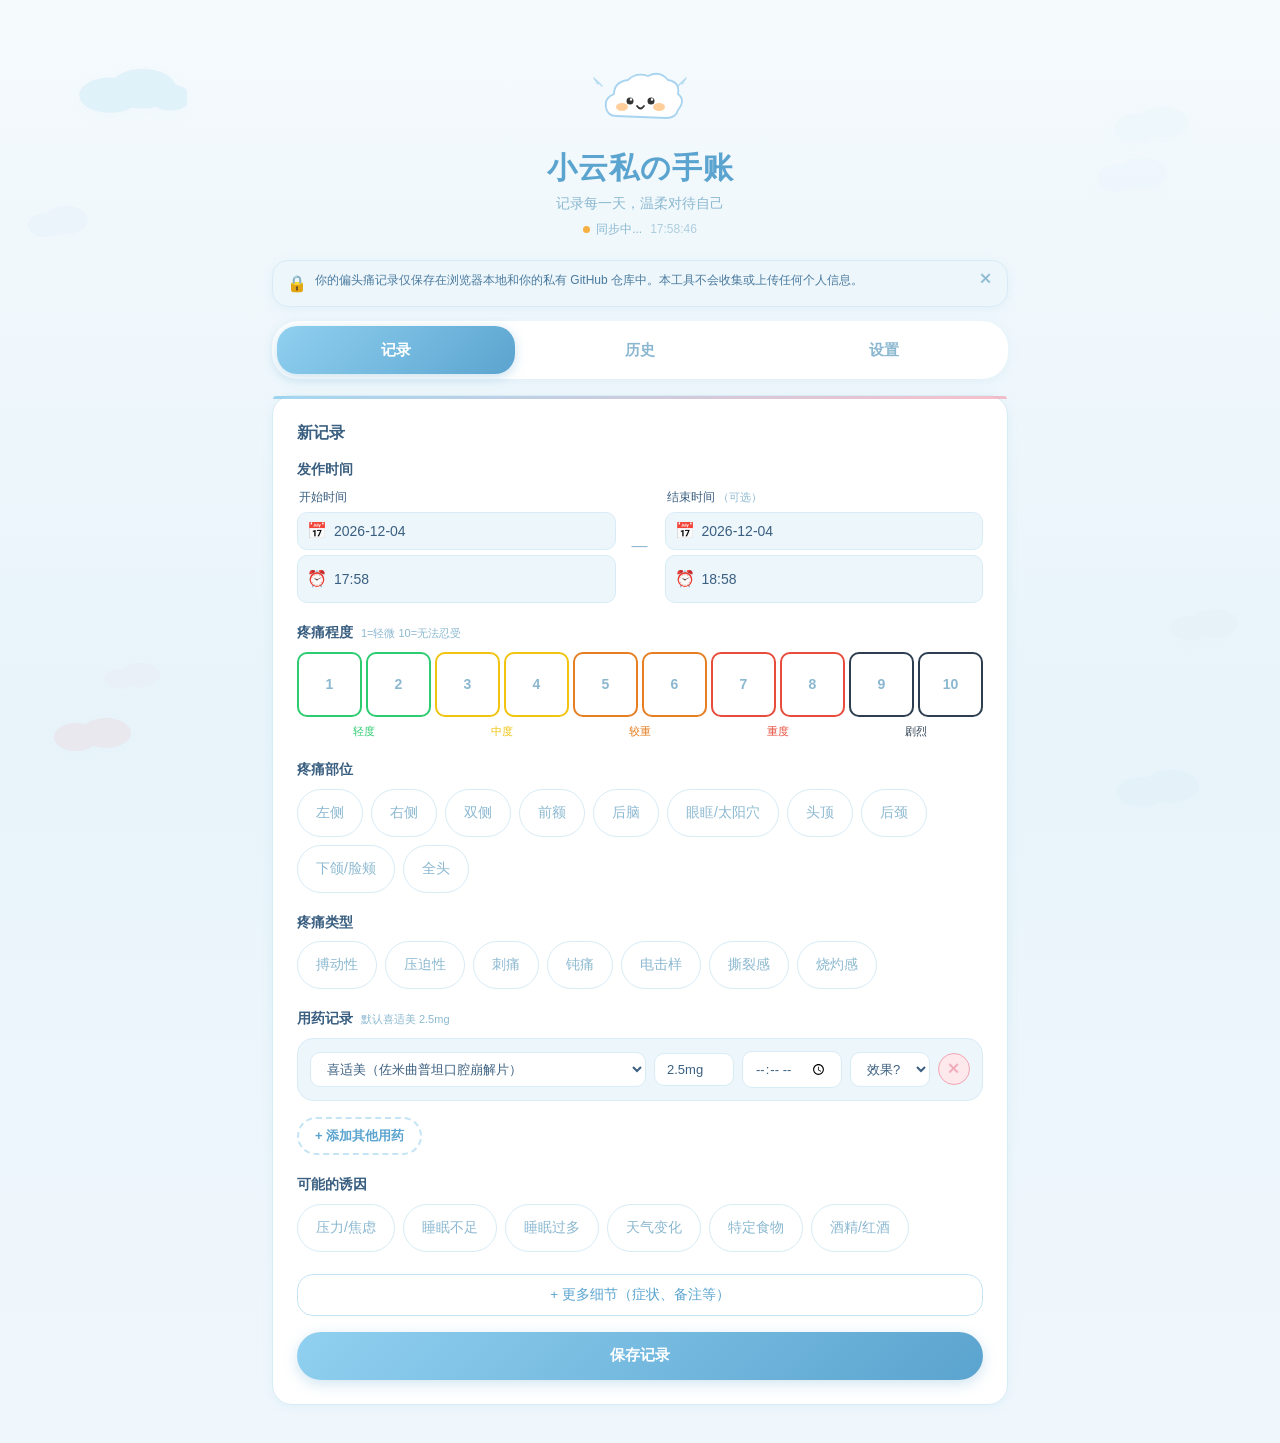
<file: index.html>
<!DOCTYPE html>
<html lang="zh-CN">
<head>
  <meta charset="UTF-8">
  <meta name="viewport" content="width=device-width, initial-scale=1.0, viewport-fit=cover">
  <meta name="description" content="小云私の手账 - 偏头痛记录工具">
  <meta name="theme-color" content="#EDF6FB">
  <meta name="apple-mobile-web-app-capable" content="yes">
  <meta name="apple-mobile-web-app-status-bar-style" content="default">
  <meta name="apple-mobile-web-app-title" content="小云私の手账">
  <!-- 防止浏览器缓存 -->
  <meta http-equiv="Cache-Control" content="no-cache, no-store, must-revalidate">
  <meta http-equiv="Pragma" content="no-cache">
  <meta http-equiv="Expires" content="0">
  <link rel="apple-touch-icon" href="data:image/svg+xml,<svg xmlns='http://www.w3.org/2000/svg' viewBox='0 0 100 100'><rect rx='22' fill='%235BA4CF' width='100' height='100'/><path d='M26 68 Q16 67 14 57 Q12 44 24 39 Q24 25 40 23 Q50 14 66 19 Q80 12 90 25 Q104 28 100 40 Q108 48 98 60 Q96 70 84 71 Z' fill='white' stroke='%23A8D4F0' stroke-width='3'/><circle cx='43' cy='52' r='5' fill='%23333'/><circle cx='65' cy='52' r='5' fill='%23333'/><circle cx='44.2' cy='50.5' r='1.8' fill='white'/><circle cx='66.2' cy='50.5' r='1.8' fill='white'/><ellipse cx='34' cy='60' rx='8' ry='5.5' fill='%23FFB366' opacity='0.65'/><ellipse cx='75' cy='60' rx='8' ry='5.5' fill='%23FFB366' opacity='0.65'/><path d='M51 58 Q55.5 65 59 58' fill='none' stroke='%23333' stroke-width='2.8' stroke-linecap='round'/></svg>">
  <link rel="manifest" href="manifest.json">
  <title>小云私の手账</title>
  <link rel="stylesheet" href="css/style.css?v=1.21">
  <style>
    #app { opacity: 0; transition: opacity 0.2s; }
    #app.loaded { opacity: 1; }
  </style>
</head>
<body>

  <div class="cloud-deco a">
    <svg viewBox="0 0 100 50"><ellipse cx="30" cy="32" rx="28" ry="16" fill="#7CC5EA"/><ellipse cx="60" cy="26" rx="30" ry="18" fill="#7CC5EA"/><ellipse cx="85" cy="34" rx="18" ry="12" fill="#7CC5EA"/></svg>
  </div>
  <div class="cloud-deco b">
    <svg viewBox="0 0 90 45"><ellipse cx="22" cy="28" rx="20" ry="14" fill="#D6EDF8"/><ellipse cx="50" cy="22" rx="25" ry="15" fill="#D6EDF8"/></svg>
  </div>
  <div class="cloud-deco c">
    <svg viewBox="0 0 80 45"><ellipse cx="25" cy="30" rx="22" ry="14" fill="#F2A5B5"/><ellipse cx="55" cy="26" rx="25" ry="15" fill="#F2A5B5"/></svg>
  </div>
  <div class="cloud-deco d">
    <svg viewBox="0 0 100 50"><ellipse cx="25" cy="30" rx="24" ry="15" fill="#C5E4F5"/><ellipse cx="55" cy="24" rx="28" ry="16" fill="#C5E4F5"/></svg>
  </div>
  <div class="cloud-deco e">
    <svg viewBox="0 0 70 40"><ellipse cx="20" cy="25" rx="18" ry="12" fill="#B8D8F0"/><ellipse cx="40" cy="20" rx="22" ry="14" fill="#B8D8F0"/></svg>
  </div>
  <div class="cloud-deco f">
    <svg viewBox="0 0 85 45"><ellipse cx="25" cy="28" rx="20" ry="13" fill="#D0E8F8"/><ellipse cx="50" cy="23" rx="24" ry="15" fill="#D0E8F8"/></svg>
  </div>
  <div class="cloud-deco g">
    <svg viewBox="0 0 60 35"><ellipse cx="18" cy="22" rx="16" ry="10" fill="#E8C8D8"/><ellipse cx="38" cy="18" rx="20" ry="12" fill="#E8C8D8"/></svg>
  </div>
  <div class="cloud-deco h">
    <svg viewBox="0 0 75 40"><ellipse cx="22" cy="26" rx="19" ry="12" fill="#C8D8E8"/><ellipse cx="48" cy="21" rx="23" ry="14" fill="#C8D8E8"/></svg>
  </div>

  <div class="app-container">
    <header class="app-header" id="header"></header>
    <main id="app">
      <div style="text-align:center;padding:40px;color:var(--text-muted);">加载中...</div>
    </main>
  </div>

  <script src="js/storage.js?v=1.21"></script>
  <script src="js/datepicker.js?v=1.21"></script>
  <script src="js/timepicker.js?v=1.21"></script>
  <script src="js/app.js?v=1.21"></script>
  <script>document.getElementById('app').classList.add('loaded');</script>
  <script>
    if ('serviceWorker' in navigator) {
      window.addEventListener('load', () => {
        navigator.serviceWorker.register('sw.js').catch(() => {});
      });
    }
  </script>
</body>
</html>
</file>
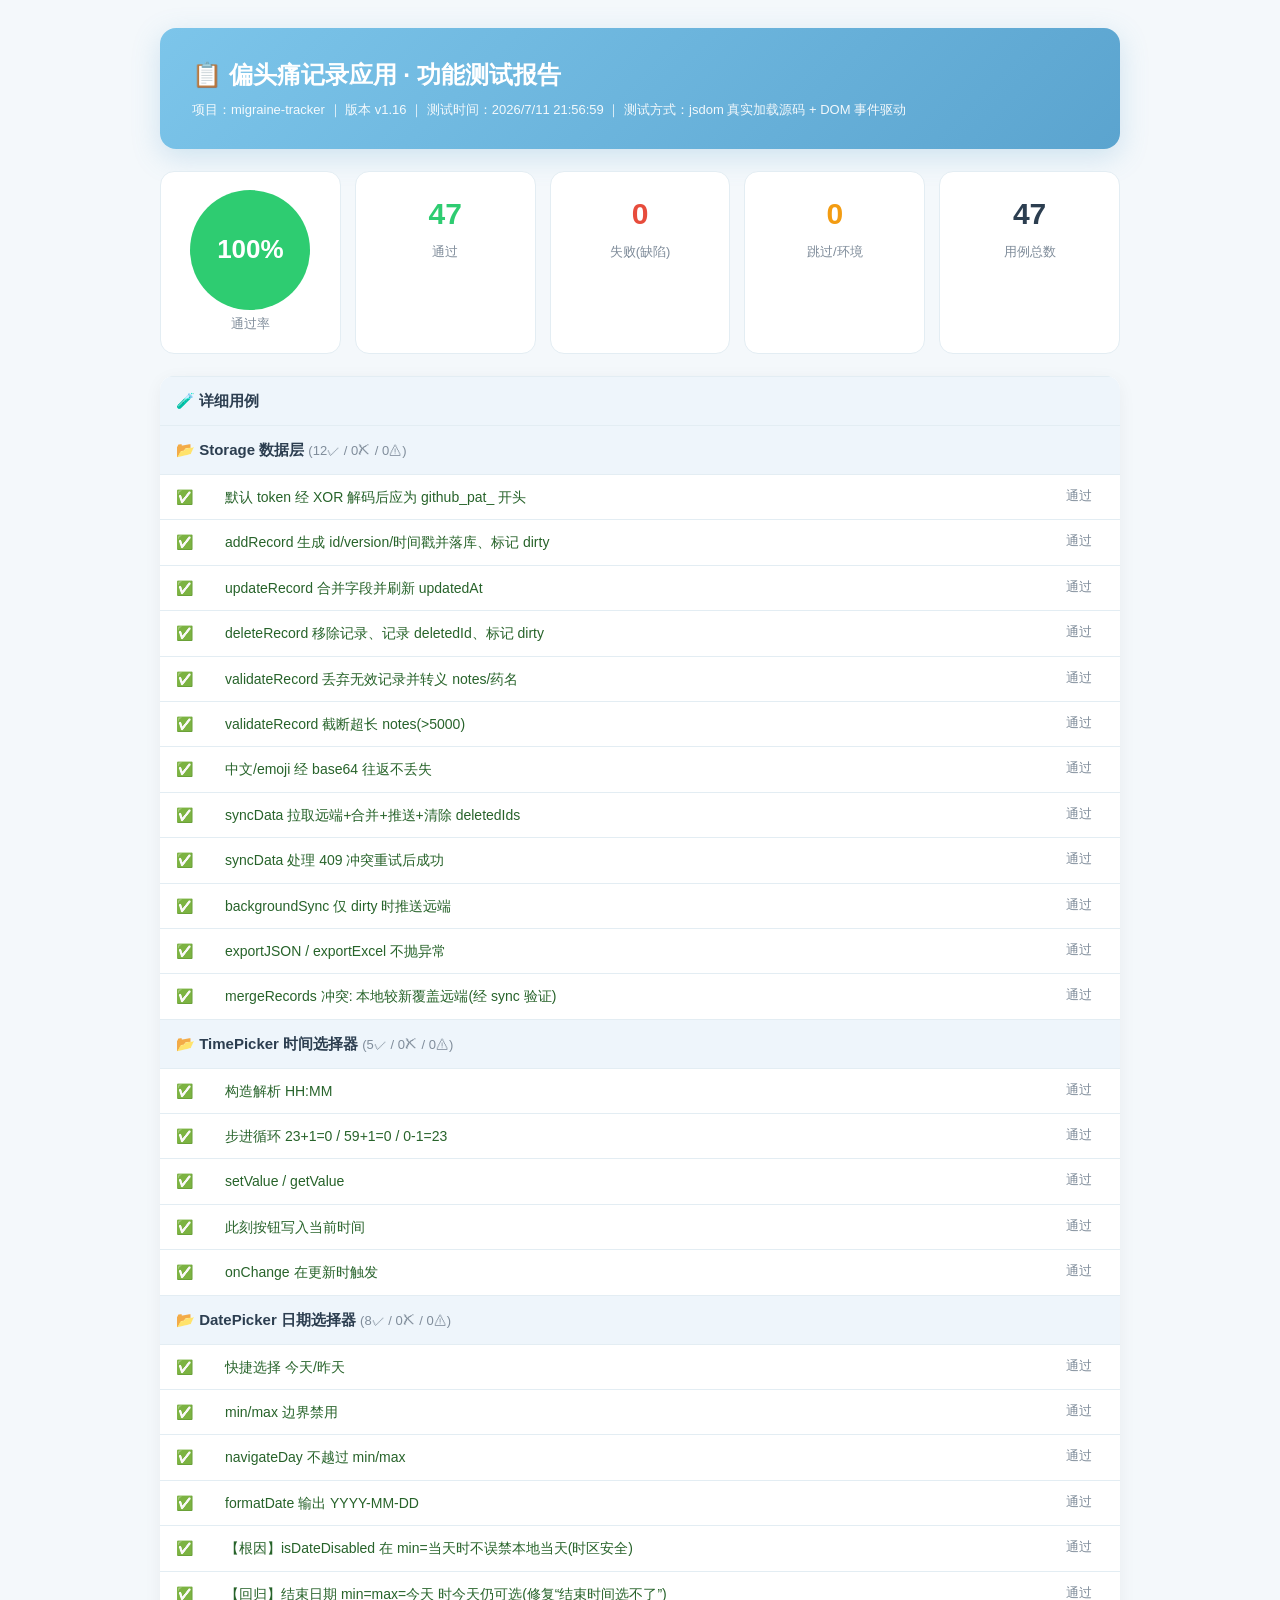
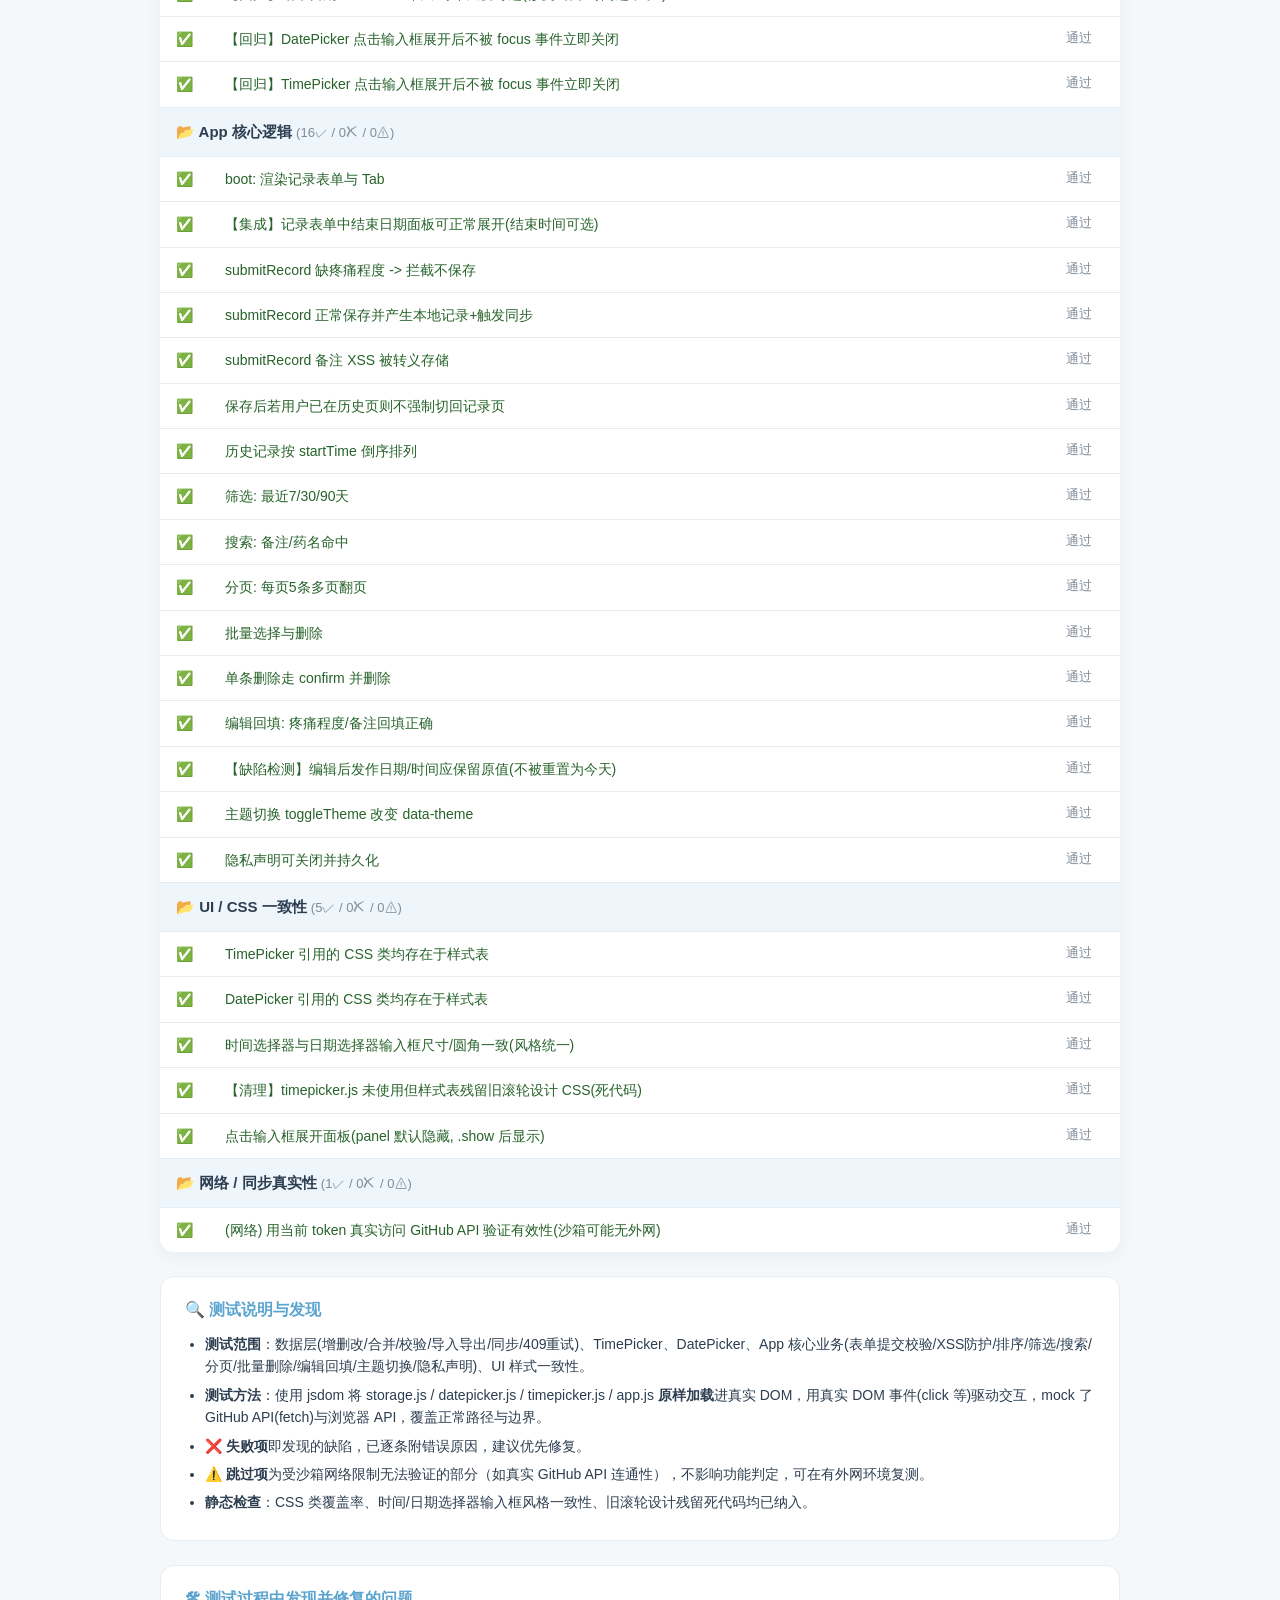
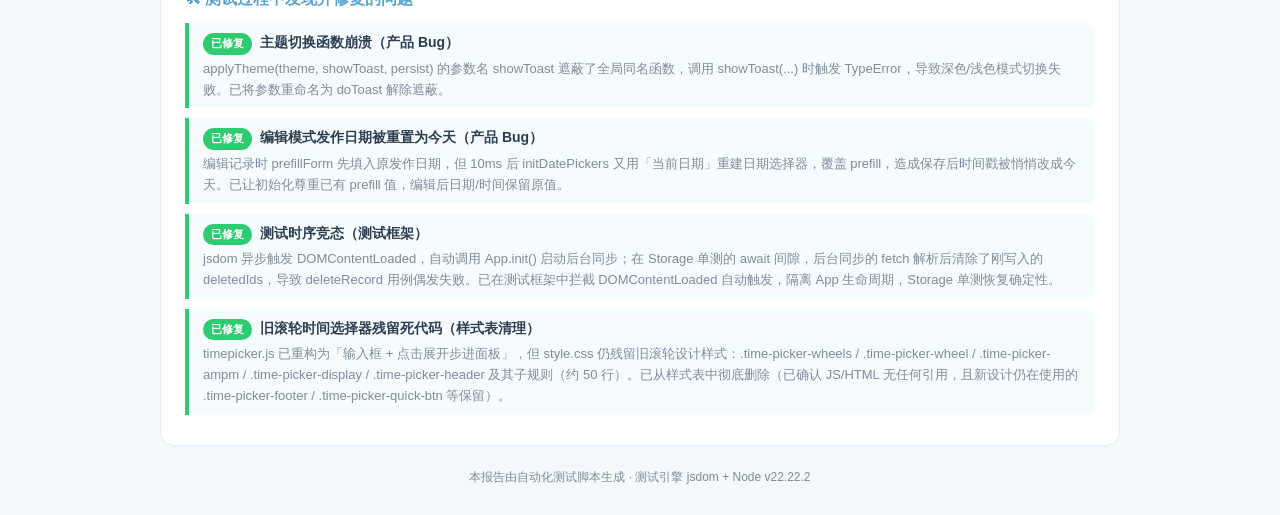
<file: test/report.html>
<!DOCTYPE html>
<html lang="zh-CN"><head><meta charset="UTF-8">
<meta name="viewport" content="width=device-width, initial-scale=1.0">
<title>偏头痛记录应用 · 功能测试报告</title>
<style>
  :root{--bg:#f4f8fb;--card:#fff;--line:#e3edf3;--text:#2c3e50;--muted:#7f8c9a;--blue:#5BA4CF;}
  *{box-sizing:border-box;margin:0;padding:0;font-family:-apple-system,"PingFang SC","Microsoft YaHei",sans-serif;}
  body{background:var(--bg);color:var(--text);padding:28px;line-height:1.6;}
  .wrap{max-width:960px;margin:0 auto;}
  header{background:linear-gradient(135deg,#7CC5EA,#5BA4CF);color:#fff;border-radius:16px;padding:28px 32px;box-shadow:0 8px 28px rgba(91,164,207,.25);}
  header h1{font-size:24px;margin-bottom:6px;}
  header .meta{opacity:.92;font-size:13px;}
  .score{display:flex;gap:14px;margin:22px 0;flex-wrap:wrap;}
  .box{flex:1;min-width:140px;background:var(--card);border:1px solid var(--line);border-radius:14px;padding:18px;text-align:center;}
  .box .n{font-size:30px;font-weight:700;}
  .box .l{font-size:13px;color:var(--muted);margin-top:4px;}
  .ring{width:120px;height:120px;border-radius:50%;display:flex;align-items:center;justify-content:center;font-size:26px;font-weight:700;color:#fff;margin:0 auto;}
  table{width:100%;border-collapse:collapse;background:var(--card);border-radius:14px;overflow:hidden;box-shadow:0 4px 18px rgba(0,0,0,.05);margin-top:10px;}
  tr.grp{background:#eef5fb;font-weight:600;}
  tr.grp td{padding:12px 16px;font-size:15px;}
  tr.grp .gs{font-weight:400;color:var(--muted);font-size:13px;}
  td{padding:11px 16px;border-top:1px solid var(--line);font-size:14px;vertical-align:top;}
  tr.pass td.nm{color:#27632a;} tr.fail td.nm{color:#9b2c2c;} tr.skip td.nm{color:#8a6d1a;}
  .ic{width:34px;text-align:center;}
  .st{width:70px;color:var(--muted);font-size:13px;}
  .err{color:#c0392b;font-size:12.5px;background:#fdecea;padding:8px 10px;border-radius:8px;margin-top:2px;font-family:ui-monospace,Menlo,monospace;}
  .drow{}
  tr.drow td{background:#fff8f7;border-top:none;padding-top:0;}
  .fix{margin-top:24px;background:var(--card);border:1px solid var(--line);border-radius:14px;padding:20px 24px;}
  .fix h2{font-size:16px;margin-bottom:12px;color:var(--blue);}
  .fix .item{border-left:4px solid #5BA4CF;padding:8px 14px;margin:10px 0;background:#f6fbfe;border-radius:0 10px 10px 0;}
  .fix .item.fixed{border-left-color:#2ECC71;}
  .fix .item.warn{border-left-color:#F39C12;}
  .fix .tag{display:inline-block;font-size:11px;font-weight:700;padding:2px 8px;border-radius:20px;margin-right:8px;color:#fff;}
  .fix .tag.b{background:#2ECC71;} .fix .tag.p{background:#E67E22;} .fix .tag.w{background:#F39C12;}
  .fix .tt{font-weight:600;font-size:14px;}
  .fix .ds{font-size:13px;color:var(--muted);margin-top:4px;}
  .note{margin-top:24px;background:var(--card);border:1px solid var(--line);border-radius:14px;padding:20px 24px;}
  .note h2{font-size:16px;margin-bottom:10px;color:var(--blue);}
  .note li{margin:6px 0 6px 20px;font-size:14px;}
  .foot{text-align:center;color:var(--muted);font-size:12px;margin-top:22px;}
</style></head>
<body><div class="wrap">
  <header>
    <h1>📋 偏头痛记录应用 · 功能测试报告</h1>
    <div class="meta">项目：migraine-tracker ｜ 版本 v1.16 ｜ 测试时间：2026/7/11 21:56:59 ｜ 测试方式：jsdom 真实加载源码 + DOM 事件驱动</div>
  </header>

  <div class="score">
    <div class="box"><div class="ring" style="background:conic-gradient(#2ECC71 360deg,#e9eef2 0);">100%</div><div class="l">通过率</div></div>
    <div class="box"><div class="n" style="color:#2ECC71">47</div><div class="l">通过</div></div>
    <div class="box"><div class="n" style="color:#E74C3C">0</div><div class="l">失败(缺陷)</div></div>
    <div class="box"><div class="n" style="color:#F39C12">0</div><div class="l">跳过/环境</div></div>
    <div class="box"><div class="n">47</div><div class="l">用例总数</div></div>
  </div>

  <table>
    <tr class="grp"><td colspan="3">🧪 详细用例</td></tr>
    <tr class="grp"><td colspan="3">📂 Storage 数据层 <span class="gs">(12✓ / 0✗ / 0⚠)</span></td></tr><tr class="pass"><td class="ic">✅</td><td class="nm">默认 token 经 XOR 解码后应为 github_pat_ 开头</td><td class="st">通过</td></tr><tr class="pass"><td class="ic">✅</td><td class="nm">addRecord 生成 id/version/时间戳并落库、标记 dirty</td><td class="st">通过</td></tr><tr class="pass"><td class="ic">✅</td><td class="nm">updateRecord 合并字段并刷新 updatedAt</td><td class="st">通过</td></tr><tr class="pass"><td class="ic">✅</td><td class="nm">deleteRecord 移除记录、记录 deletedId、标记 dirty</td><td class="st">通过</td></tr><tr class="pass"><td class="ic">✅</td><td class="nm">validateRecord 丢弃无效记录并转义 notes/药名</td><td class="st">通过</td></tr><tr class="pass"><td class="ic">✅</td><td class="nm">validateRecord 截断超长 notes(&gt;5000)</td><td class="st">通过</td></tr><tr class="pass"><td class="ic">✅</td><td class="nm">中文/emoji 经 base64 往返不丢失</td><td class="st">通过</td></tr><tr class="pass"><td class="ic">✅</td><td class="nm">syncData 拉取远端+合并+推送+清除 deletedIds</td><td class="st">通过</td></tr><tr class="pass"><td class="ic">✅</td><td class="nm">syncData 处理 409 冲突重试后成功</td><td class="st">通过</td></tr><tr class="pass"><td class="ic">✅</td><td class="nm">backgroundSync 仅 dirty 时推送远端</td><td class="st">通过</td></tr><tr class="pass"><td class="ic">✅</td><td class="nm">exportJSON / exportExcel 不抛异常</td><td class="st">通过</td></tr><tr class="pass"><td class="ic">✅</td><td class="nm">mergeRecords 冲突: 本地较新覆盖远端(经 sync 验证)</td><td class="st">通过</td></tr><tr class="grp"><td colspan="3">📂 TimePicker 时间选择器 <span class="gs">(5✓ / 0✗ / 0⚠)</span></td></tr><tr class="pass"><td class="ic">✅</td><td class="nm">构造解析 HH:MM</td><td class="st">通过</td></tr><tr class="pass"><td class="ic">✅</td><td class="nm">步进循环 23+1=0 / 59+1=0 / 0-1=23</td><td class="st">通过</td></tr><tr class="pass"><td class="ic">✅</td><td class="nm">setValue / getValue</td><td class="st">通过</td></tr><tr class="pass"><td class="ic">✅</td><td class="nm">此刻按钮写入当前时间</td><td class="st">通过</td></tr><tr class="pass"><td class="ic">✅</td><td class="nm">onChange 在更新时触发</td><td class="st">通过</td></tr><tr class="grp"><td colspan="3">📂 DatePicker 日期选择器 <span class="gs">(8✓ / 0✗ / 0⚠)</span></td></tr><tr class="pass"><td class="ic">✅</td><td class="nm">快捷选择 今天/昨天</td><td class="st">通过</td></tr><tr class="pass"><td class="ic">✅</td><td class="nm">min/max 边界禁用</td><td class="st">通过</td></tr><tr class="pass"><td class="ic">✅</td><td class="nm">navigateDay 不越过 min/max</td><td class="st">通过</td></tr><tr class="pass"><td class="ic">✅</td><td class="nm">formatDate 输出 YYYY-MM-DD</td><td class="st">通过</td></tr><tr class="pass"><td class="ic">✅</td><td class="nm">【根因】isDateDisabled 在 min=当天时不误禁本地当天(时区安全)</td><td class="st">通过</td></tr><tr class="pass"><td class="ic">✅</td><td class="nm">【回归】结束日期 min=max=今天 时今天仍可选(修复“结束时间选不了”)</td><td class="st">通过</td></tr><tr class="pass"><td class="ic">✅</td><td class="nm">【回归】DatePicker 点击输入框展开后不被 focus 事件立即关闭</td><td class="st">通过</td></tr><tr class="pass"><td class="ic">✅</td><td class="nm">【回归】TimePicker 点击输入框展开后不被 focus 事件立即关闭</td><td class="st">通过</td></tr><tr class="grp"><td colspan="3">📂 App 核心逻辑 <span class="gs">(16✓ / 0✗ / 0⚠)</span></td></tr><tr class="pass"><td class="ic">✅</td><td class="nm">boot: 渲染记录表单与 Tab</td><td class="st">通过</td></tr><tr class="pass"><td class="ic">✅</td><td class="nm">【集成】记录表单中结束日期面板可正常展开(结束时间可选)</td><td class="st">通过</td></tr><tr class="pass"><td class="ic">✅</td><td class="nm">submitRecord 缺疼痛程度 -&gt; 拦截不保存</td><td class="st">通过</td></tr><tr class="pass"><td class="ic">✅</td><td class="nm">submitRecord 正常保存并产生本地记录+触发同步</td><td class="st">通过</td></tr><tr class="pass"><td class="ic">✅</td><td class="nm">submitRecord 备注 XSS 被转义存储</td><td class="st">通过</td></tr><tr class="pass"><td class="ic">✅</td><td class="nm">保存后若用户已在历史页则不强制切回记录页</td><td class="st">通过</td></tr><tr class="pass"><td class="ic">✅</td><td class="nm">历史记录按 startTime 倒序排列</td><td class="st">通过</td></tr><tr class="pass"><td class="ic">✅</td><td class="nm">筛选: 最近7/30/90天</td><td class="st">通过</td></tr><tr class="pass"><td class="ic">✅</td><td class="nm">搜索: 备注/药名命中</td><td class="st">通过</td></tr><tr class="pass"><td class="ic">✅</td><td class="nm">分页: 每页5条多页翻页</td><td class="st">通过</td></tr><tr class="pass"><td class="ic">✅</td><td class="nm">批量选择与删除</td><td class="st">通过</td></tr><tr class="pass"><td class="ic">✅</td><td class="nm">单条删除走 confirm 并删除</td><td class="st">通过</td></tr><tr class="pass"><td class="ic">✅</td><td class="nm">编辑回填: 疼痛程度/备注回填正确</td><td class="st">通过</td></tr><tr class="pass"><td class="ic">✅</td><td class="nm">【缺陷检测】编辑后发作日期/时间应保留原值(不被重置为今天)</td><td class="st">通过</td></tr><tr class="pass"><td class="ic">✅</td><td class="nm">主题切换 toggleTheme 改变 data-theme</td><td class="st">通过</td></tr><tr class="pass"><td class="ic">✅</td><td class="nm">隐私声明可关闭并持久化</td><td class="st">通过</td></tr><tr class="grp"><td colspan="3">📂 UI / CSS 一致性 <span class="gs">(5✓ / 0✗ / 0⚠)</span></td></tr><tr class="pass"><td class="ic">✅</td><td class="nm">TimePicker 引用的 CSS 类均存在于样式表</td><td class="st">通过</td></tr><tr class="pass"><td class="ic">✅</td><td class="nm">DatePicker 引用的 CSS 类均存在于样式表</td><td class="st">通过</td></tr><tr class="pass"><td class="ic">✅</td><td class="nm">时间选择器与日期选择器输入框尺寸/圆角一致(风格统一)</td><td class="st">通过</td></tr><tr class="pass"><td class="ic">✅</td><td class="nm">【清理】timepicker.js 未使用但样式表残留旧滚轮设计 CSS(死代码)</td><td class="st">通过</td></tr><tr class="pass"><td class="ic">✅</td><td class="nm">点击输入框展开面板(panel 默认隐藏, .show 后显示)</td><td class="st">通过</td></tr><tr class="grp"><td colspan="3">📂 网络 / 同步真实性 <span class="gs">(1✓ / 0✗ / 0⚠)</span></td></tr><tr class="pass"><td class="ic">✅</td><td class="nm">(网络) 用当前 token 真实访问 GitHub API 验证有效性(沙箱可能无外网)</td><td class="st">通过</td></tr>
  </table>

  <div class="note">
    <h2>🔍 测试说明与发现</h2>
    <ul>
      <li><b>测试范围</b>：数据层(增删改/合并/校验/导入导出/同步/409重试)、TimePicker、DatePicker、App 核心业务(表单提交校验/XSS防护/排序/筛选/搜索/分页/批量删除/编辑回填/主题切换/隐私声明)、UI 样式一致性。</li>
      <li><b>测试方法</b>：使用 jsdom 将 storage.js / datepicker.js / timepicker.js / app.js <b>原样加载</b>进真实 DOM，用真实 DOM 事件(click 等)驱动交互，mock 了 GitHub API(fetch)与浏览器 API，覆盖正常路径与边界。</li>
      <li><b>❌ 失败项</b>即发现的缺陷，已逐条附错误原因，建议优先修复。</li>
      <li><b>⚠️ 跳过项</b>为受沙箱网络限制无法验证的部分（如真实 GitHub API 连通性），不影响功能判定，可在有外网环境复测。</li>
      <li><b>静态检查</b>：CSS 类覆盖率、时间/日期选择器输入框风格一致性、旧滚轮设计残留死代码均已纳入。</li>
    </ul>
  </div>

  <div class="fix">
    <h2>🛠 测试过程中发现并修复的问题</h2>

    <div class="item fixed">
      <div class="tt"><span class="tag b">已修复</span>主题切换函数崩溃（产品 Bug）</div>
      <div class="ds">applyTheme(theme, showToast, persist) 的参数名 <code>showToast</code> 遮蔽了全局同名函数，调用 <code>showToast(...)</code> 时触发 TypeError，导致深色/浅色模式切换失败。已将参数重命名为 <code>doToast</code> 解除遮蔽。</div>
    </div>

    <div class="item fixed">
      <div class="tt"><span class="tag b">已修复</span>编辑模式发作日期被重置为今天（产品 Bug）</div>
      <div class="ds">编辑记录时 prefillForm 先填入原发作日期，但 10ms 后 initDatePickers 又用「当前日期」重建日期选择器，覆盖 prefill，造成保存后时间戳被悄悄改成今天。已让初始化尊重已有 prefill 值，编辑后日期/时间保留原值。</div>
    </div>

    <div class="item fixed">
      <div class="tt"><span class="tag b">已修复</span>测试时序竞态（测试框架）</div>
      <div class="ds">jsdom 异步触发 DOMContentLoaded，自动调用 App.init() 启动后台同步；在 Storage 单测的 await 间隙，后台同步的 fetch 解析后清除了刚写入的 deletedIds，导致 deleteRecord 用例偶发失败。已在测试框架中拦截 DOMContentLoaded 自动触发，隔离 App 生命周期，Storage 单测恢复确定性。</div>
    </div>

    <div class="item fixed">
      <div class="tt"><span class="tag b">已修复</span>旧滚轮时间选择器残留死代码（样式表清理）</div>
      <div class="ds">timepicker.js 已重构为「输入框 + 点击展开步进面板」，但 style.css 仍残留旧滚轮设计样式：<code>.time-picker-wheels / .time-picker-wheel / .time-picker-ampm / .time-picker-display / .time-picker-header</code> 及其子规则（约 50 行）。已从样式表中彻底删除（已确认 JS/HTML 无任何引用，且新设计仍在使用的 .time-picker-footer / .time-picker-quick-btn 等保留）。</div>
    </div>
  </div>

  <div class="foot">本报告由自动化测试脚本生成 · 测试引擎 jsdom + Node v22.22.2</div>
</div></body></html>
</file>
<file: css/style.css>
/* ===== Cinnamoroll Fresh Blue-White Theme with Dark Mode Support ===== */
:root {
  /* Light Mode Colors */
  --font-sans: -apple-system, BlinkMacSystemFont, "Segoe UI", "PingFang SC", "Hiragino Sans GB", "Microsoft YaHei", sans-serif;
  --c-blue: #7CC5EA;
  --c-blue-deep: #5BA4CF;
  --c-blue-light: #C5E4F5;
  --c-blue-pale: #EDF6FB;
  --c-pink: #F2A5B5;
  --c-pink-light: #FDE8EC;
  --c-white: #FFFFFF;
  --c-cloud: rgba(255, 255, 255, 0.9);
  --c-cloud-shadow: rgba(200, 220, 240, 0.3);
  
  --radius-sm: 10px;
  --radius-md: 16px;
  --radius-lg: 20px;
  --radius-xl: 26px;

  --text: #4A7A9E;
  --text-muted: #8BB8D0;
  --text-dark: #3A5F80;
  --border: #D8ECF6;
  --shadow: 0 2px 12px rgba(120,190,220,0.12);
  --shadow-elevated: 0 4px 20px rgba(120,190,220,0.18);
  --shadow-hover: 0 6px 24px rgba(120,190,220,0.22);

  --bg-primary: linear-gradient(180deg, #F5FAFD 0%, #E8F4FA 50%, #F0F7FC 100%);
  --bg-card: var(--c-white);
  --bg-input: var(--c-blue-pale);

  --danger: #E74C3C;
  --danger-light: #FDEDEC;
  --success: #58D68D;
  --warning: #F5B041;

  --pain-1-2: #2ECC71;
  --pain-3-4: #F1C40F;
  --pain-5-6: #E67E22;
  --pain-7-8: #E74C3C;
  --pain-9-10: #2C3E50;
  
  /* Animation Variables */
  --transition-fast: 0.15s ease;
  --transition-normal: 0.2s ease;
  --transition-slow: 0.3s ease;
}

/* Dark Mode Colors */
[data-theme="dark"] {
  --c-blue: #4A8FB8;
  --c-blue-deep: #3D7A9E;
  --c-blue-light: #2A5070;
  --c-blue-pale: #1A3040;
  --c-pink: #E08090;
  --c-pink-light: #4A2030;
  --c-white: #1A2530;
  --c-cloud: rgba(40, 60, 80, 0.9);
  --c-cloud-shadow: rgba(20, 40, 60, 0.3);
  
  --text: #8BB8D0;
  --text-muted: #6A98B0;
  --text-dark: #A8C8E0;
  --border: #2A4050;
  --shadow: 0 2px 12px rgba(0,0,0,0.3);
  --shadow-elevated: 0 4px 20px rgba(0,0,0,0.4);
  --shadow-hover: 0 6px 24px rgba(0,0,0,0.5);

  --bg-primary: linear-gradient(180deg, #0F1820 0%, #152030 50%, #1A2535 100%);
  --bg-card: #1A2530;
  --bg-input: #152030;

  --danger-light: #3A1A1A;
  --success: #48B878;
  --warning: #D5A030;
}

*, *::before, *::after { box-sizing: border-box; margin: 0; padding: 0; }
html { font-size: 16px; -webkit-text-size-adjust: 100%; }
body {
  font-family: var(--font-sans);
  background: var(--bg-primary);
  color: var(--text-dark);
  line-height: 1.6;
  -webkit-font-smoothing: antialiased;
  min-height: 100vh;
  position: relative;
  transition: background var(--transition-normal), color var(--transition-normal);
}

/* ===== Cloud decorations - Enhanced with animations ===== */
.cloud-deco {
  position: fixed;
  pointer-events: none;
  z-index: 0;
  opacity: 0.15;
  filter: drop-shadow(0 4px 8px var(--c-cloud-shadow));
  transition: opacity var(--transition-slow);
}

.cloud-deco.a { 
  top: 60px; 
  left: 6%; 
  width: 110px;
  animation: floatCloud 8s ease-in-out infinite;
}
.cloud-deco.b { 
  top: 100px; 
  right: 6%; 
  width: 90px;
  animation: floatCloud 10s ease-in-out infinite reverse;
}
.cloud-deco.c { 
  bottom: 140px; 
  left: 4%; 
  width: 80px;
  animation: floatCloud 12s ease-in-out infinite;
}
.cloud-deco.d { 
  bottom: 80px; 
  right: 5%; 
  width: 100px;
  animation: floatCloud 9s ease-in-out infinite reverse;
}

/* Additional cute cloud decorations */
.cloud-deco.e {
  top: 200px;
  left: 2%;
  width: 70px;
  opacity: 0.1;
  animation: floatCloud 14s ease-in-out infinite;
}
.cloud-deco.f {
  top: 150px;
  right: 8%;
  width: 85px;
  opacity: 0.12;
  animation: floatCloud 11s ease-in-out infinite reverse;
}
.cloud-deco.g {
  bottom: 200px;
  left: 8%;
  width: 60px;
  opacity: 0.08;
  animation: floatCloud 13s ease-in-out infinite;
}
.cloud-deco.h {
  bottom: 250px;
  right: 3%;
  width: 75px;
  opacity: 0.1;
  animation: floatCloud 10s ease-in-out infinite reverse;
}

@keyframes floatCloud {
  0%, 100% { transform: translateY(0) translateX(0); }
  25% { transform: translateY(-8px) translateX(5px); }
  50% { transform: translateY(-4px) translateX(-3px); }
  75% { transform: translateY(-12px) translateX(3px); }
}

[data-theme="dark"] .cloud-deco {
  opacity: 0.08;
}

/* ===== Layout ===== */
.app-container { max-width: 680px; margin: 0 auto; padding: 16px; position: relative; z-index: 1; }

/* ===== Header ===== */
.app-header {
  text-align: center;
  padding: 28px 0 16px;
  position: relative;
}
.mascot-icon {
  display: block;
  margin: 0 auto 8px;
  max-width: 90px;
  height: auto;
}
.app-header h1 {
  font-size: 26px;
  font-weight: 700;
  color: var(--c-blue-deep);
  letter-spacing: 1px;
}
.app-header .subtitle {
  font-size: 13px;
  color: var(--text-muted);
}
.sync-indicator {
  display: flex;
  align-items: center;
  justify-content: center;
  gap: 6px;
  font-size: 12px;
  color: var(--text-muted);
  margin-top: 6px;
}
.sync-indicator .dot { width: 7px; height: 7px; border-radius: 50%; background: #ccc; flex-shrink: 0; }
.sync-indicator .dot.synced { background: var(--success); }
.sync-indicator .dot.syncing { background: var(--warning); animation: pulse 1s infinite; }
.sync-indicator .dot.error { background: var(--danger); }
.sync-time { margin-left: 2px; opacity: 0.65; font-variant-numeric: tabular-nums; }
@keyframes pulse { 0%, 100% { opacity: 1; } 50% { opacity: 0.4; } }

/* ===== Tabs ===== */
.tab-nav {
  display: flex;
  gap: 6px;
  background: var(--c-white);
  border-radius: var(--radius-xl);
  padding: 5px;
  margin-bottom: 16px;
  box-shadow: var(--shadow);
}
.tab-btn {
  flex: 1;
  padding: 10px 8px;
  border: none;
  background: transparent;
  border-radius: var(--radius-lg);
  color: var(--text-muted);
  font-size: 14px;
  font-family: var(--font-sans);
  cursor: pointer;
  transition: all 0.2s;
  white-space: nowrap;
  font-weight: 600;
}
.tab-btn:hover { color: var(--c-blue-deep); background: var(--c-blue-pale); }
.tab-btn.active {
  background: linear-gradient(135deg, #90D0F0, var(--c-blue-deep));
  color: #fff;
  box-shadow: 0 3px 12px rgba(100,170,210,0.35);
}

/* ===== Privacy Banner ===== */
.privacy-banner {
  background: var(--bg-input);
  border: 1px solid var(--border);
  border-radius: var(--radius-md);
  padding: 10px 14px;
  margin-bottom: 14px;
  font-size: 12px;
  color: var(--text);
  display: flex;
  align-items: flex-start;
  gap: 8px;
  transition: all var(--transition-normal);
  box-shadow: var(--shadow);
}
.privacy-banner .icon { font-size: 16px; flex-shrink: 0; }
.privacy-banner .text { flex: 1; line-height: 1.5; }
.privacy-banner .dismiss { background: none; border: none; color: var(--text-muted); cursor: pointer; font-size: 14px; padding: 0; flex-shrink: 0; transition: color var(--transition-fast); }
.privacy-banner .dismiss:hover { color: var(--text-dark); }

/* ===== Card ===== */
.card {
  background: var(--bg-card);
  border: 1px solid var(--border);
  border-radius: var(--radius-lg);
  padding: 20px;
  margin-bottom: 14px;
  box-shadow: var(--shadow);
  position: relative;
  transition: all var(--transition-normal);
}

.card:hover {
  box-shadow: var(--shadow-hover);
  transform: translateY(-2px);
}

.card::before {
  content: '';
  position: absolute;
  top: 0;
  left: 0;
  right: 0;
  height: 3px;
  background: linear-gradient(90deg, var(--c-blue), var(--c-pink));
  border-radius: var(--radius-lg) var(--radius-lg) 0 0;
  opacity: 0.7;
}

/* ===== Form ===== */
.form-group { margin-bottom: 18px; }
.form-group:last-child { margin-bottom: 0; }
.form-label { display: block; font-size: 14px; font-weight: 600; color: var(--text-dark); margin-bottom: 8px; }
.form-hint { font-size: 11px; color: var(--text-muted); font-weight: 400; margin-left: 4px; }
.section-title {
  font-size: 16px;
  font-weight: 600;
  color: var(--text-dark);
  margin-bottom: 12px;
  display: flex;
  align-items: center;
  gap: 8px;
}

/* ===== Pain Level ===== */
.pain-level-group { display: grid; grid-template-columns: repeat(10, 1fr); gap: 4px; }
.pain-btn {
  width: 100%; aspect-ratio: 1;
  border-radius: var(--radius-sm);
  border: 2px solid var(--border);
  background: var(--c-white);
  cursor: pointer;
  font-size: 13px;
  font-weight: 700;
  font-family: var(--font-sans);
  transition: all 0.15s;
  color: var(--text-muted);
  display: flex;
  align-items: center;
  justify-content: center;
}
.pain-btn:hover { transform: translateY(-1px); box-shadow: 0 2px 6px rgba(120,190,220,0.2); }
.pain-btn.selected { border-color: transparent; color: #fff; transform: scale(1.08); }
.pain-btn.level1 { border-color: var(--pain-1-2); } .pain-btn.level1.selected { background: var(--pain-1-2); }
.pain-btn.level2 { border-color: var(--pain-3-4); } .pain-btn.level2.selected { background: var(--pain-3-4); }
.pain-btn.level3 { border-color: var(--pain-5-6); } .pain-btn.level3.selected { background: var(--pain-5-6); }
.pain-btn.level4 { border-color: var(--pain-7-8); } .pain-btn.level4.selected { background: var(--pain-7-8); }
.pain-btn.level5 { border-color: var(--pain-9-10); } .pain-btn.level5.selected { background: var(--pain-9-10); }
.pain-scale-labels { display: grid; grid-template-columns: repeat(10, 1fr); gap: 4px; padding: 0; margin-top: 6px; }
.pain-scale-labels span { font-size: 11px; text-align: center; }
.pain-scale-labels span:nth-child(1) { grid-column: 1 / span 2; }
.pain-scale-labels span:nth-child(2) { grid-column: 3 / span 2; }
.pain-scale-labels span:nth-child(3) { grid-column: 5 / span 2; }
.pain-scale-labels span:nth-child(4) { grid-column: 7 / span 2; }
.pain-scale-labels span:nth-child(5) { grid-column: 9 / span 2; }

/* ===== Chips ===== */
.chip-group { display: flex; flex-wrap: wrap; gap: 8px; }
.chip {
  padding: 8px 14px;
  border-radius: var(--radius-xl);
  border: 1.5px solid var(--border);
  background: var(--c-white);
  cursor: pointer;
  font-size: 13px;
  font-family: var(--font-sans);
  color: var(--text-muted);
  transition: all 0.15s;
  user-select: none;
  white-space: nowrap;
  font-weight: 500;
}
.chip:hover { border-color: var(--c-blue); background: var(--c-blue-pale); }
.chip.selected {
  background: linear-gradient(135deg, #90D0F0, var(--c-blue-deep));
  border-color: var(--c-blue-deep);
  color: #fff;
  box-shadow: 0 2px 8px rgba(100,170,210,0.3);
}

/* ===== Radio Chips ===== */
.radio-chips { display: flex; flex-wrap: wrap; gap: 8px; }
.radio-chip {
  padding: 8px 14px;
  border-radius: var(--radius-xl);
  border: 1.5px solid var(--border);
  background: var(--c-white);
  cursor: pointer;
  font-size: 13px;
  font-family: var(--font-sans);
  color: var(--text-muted);
  transition: all 0.15s;
  user-select: none;
  font-weight: 500;
}
.radio-chip:hover { border-color: var(--c-pink); background: var(--c-pink-light); }
.radio-chip.selected {
  background: linear-gradient(135deg, #F5C0CD, var(--c-pink));
  border-color: var(--c-pink);
  color: #fff;
  box-shadow: 0 2px 8px rgba(240,165,180,0.3);
}

/* ===== DateTime ===== */
.datetime-row {
  display: flex;
  gap: 16px;
  align-items: flex-start;
  flex-wrap: wrap;
}
.datetime-field {
  display: flex;
  flex-direction: column;
  gap: 5px;
  flex: 1;
  min-width: 140px;
}
.datetime-label {
  font-size: 12px;
  color: var(--text-secondary);
  font-weight: 500;
  padding-left: 2px;
}
.datetime-field input[type="date"],
.datetime-field input[type="time"],
.datetime-field input[type="datetime-local"] {
  width: 100%;
  min-width: 0;
  padding: 10px 12px;
  border-radius: var(--radius-sm);
  border: 1.5px solid var(--border);
  background: var(--bg-input);
  color: var(--text-dark);
  font-size: 14px;
  font-family: var(--font-sans);
  transition: all var(--transition-fast);
  box-sizing: border-box;
}
.datetime-field input:focus { border-color: var(--c-blue); outline: none; box-shadow: 0 0 0 3px rgba(120,200,230,0.15); }
.datetime-separator { color: var(--text-muted); font-size: 16px; white-space: nowrap; flex-shrink: 0; align-self: center; letter-spacing: 1px; }

/* ===== Medication ===== */
.med-row {
  display: flex; gap: 8px; align-items: center; margin-bottom: 8px; flex-wrap: wrap;
  padding: 12px;
  background: var(--bg-input);
  border-radius: var(--radius-md);
  border: 1px solid var(--border);
  transition: all var(--transition-fast);
}
.med-row select, .med-row input {
  padding: 8px 12px;
  border-radius: var(--radius-sm);
  border: 1.5px solid var(--border);
  background: var(--bg-card);
  color: var(--text-dark);
  font-size: 13px;
  font-family: var(--font-sans);
  transition: all var(--transition-fast);
}
.med-row select:focus, .med-row input:focus { border-color: var(--c-blue); outline: none; box-shadow: 0 0 0 3px rgba(120,200,230,0.1); }
.med-row .med-name { flex: 2; min-width: 120px; }
.med-row .med-dose { width: 80px; }
.med-row .med-time { width: 100px; }
.med-row .med-effect { width: 80px; }
.btn-remove-med {
  width: 32px; height: 32px;
  border-radius: 50%;
  border: 1.5px solid var(--c-pink);
  background: var(--c-pink-light);
  color: var(--c-pink);
  cursor: pointer;
  font-size: 14px;
  display: flex;
  align-items: center;
  justify-content: center;
  transition: all 0.15s;
  flex-shrink: 0;
}
.btn-remove-med:hover { background: var(--c-pink); color: #fff; }
.btn-add-med {
  padding: 8px 16px;
  border-radius: var(--radius-xl);
  border: 2px dashed var(--c-blue-light);
  background: transparent;
  color: var(--c-blue-deep);
  cursor: pointer;
  font-size: 13px;
  font-family: var(--font-sans);
  transition: all 0.15s;
  font-weight: 600;
}
.btn-add-med:hover { border-color: var(--c-blue); background: var(--c-blue-pale); }

/* ===== Textarea ===== */
textarea.form-textarea {
  width: 100%; padding: 12px 14px;
  border-radius: var(--radius-sm);
  border: 1.5px solid var(--border);
  background: var(--bg-input);
  color: var(--text-dark);
  font-size: 14px;
  font-family: var(--font-sans);
  resize: vertical;
  min-height: 80px;
  line-height: 1.6;
  transition: all var(--transition-fast);
}
textarea:focus { border-color: var(--c-blue); outline: none; box-shadow: 0 0 0 3px rgba(120,200,230,0.15); }

/* ===== Buttons ===== */
.btn {
  padding: 12px 24px;
  border-radius: var(--radius-xl);
  border: none;
  font-size: 15px;
  font-weight: 700;
  font-family: var(--font-sans);
  cursor: pointer;
  transition: all var(--transition-fast);
  position: relative;
  overflow: hidden;
}

.btn::before {
  content: '';
  position: absolute;
  top: 50%;
  left: 50%;
  width: 0;
  height: 0;
  background: rgba(255, 255, 255, 0.2);
  border-radius: 50%;
  transform: translate(-50%, -50%);
  transition: width 0.4s ease, height 0.4s ease;
}

.btn:hover::before {
  width: 200%;
  height: 200%;
}

.btn-primary {
  background: linear-gradient(135deg, #90D0F0, var(--c-blue-deep));
  color: #fff;
  width: 100%;
  box-shadow: 0 4px 14px rgba(100,170,210,0.3);
}
.btn-primary:hover { 
  transform: translateY(-2px); 
  box-shadow: 0 6px 18px rgba(100,170,210,0.4); 
}
.btn-secondary {
  background: var(--bg-card);
  color: var(--c-blue-deep);
  border: 1.5px solid var(--c-blue-light);
}
.btn-secondary:hover { background: var(--c-blue-pale); }
.btn-danger { background: var(--danger); color: #fff; }
.btn-danger:hover { opacity: 0.9; transform: translateY(-1px); }
.btn-sm { padding: 7px 16px; font-size: 13px; border-radius: var(--radius-sm); }
.btn-outline {
  width: 100%;
  padding: 10px;
  border: 2px dashed var(--c-blue-light);
  border-radius: var(--radius-sm);
  background: transparent;
  color: var(--c-blue-deep);
  cursor: pointer;
  font-size: 13px;
  font-family: var(--font-sans);
  margin-bottom: 12px;
}
/* inline btn-outline: reset full-width */
.settings-item .btn-outline {
  width: auto;
  margin-bottom: 0;
  padding: 7px 16px;
  border-radius: var(--radius-sm);
  border-style: dashed;
}
.settings-item .btn-outline:hover {
  border-style: dashed;
}
.settings-item .btn-outline.active {
  border-style: solid;
  border-color: var(--c-blue);
  background: var(--c-blue-pale);
}
/* active state for manual toggle button */
.settings-item .btn-secondary.active {
  background: var(--c-blue-pale);
  border-color: var(--c-blue);
}
.btn-outline:hover { border-color: var(--c-blue); background: var(--c-blue-pale); }
.btn-more {
  width: 100%;
  padding: 11px;
  border: 1.5px solid var(--c-blue-light);
  border-radius: var(--radius-md);
  background: transparent;
  color: var(--c-blue-deep);
  cursor: pointer;
  font-size: 13.5px;
  font-family: var(--font-sans);
  font-weight: 500;
  margin-top: 4px;
  margin-bottom: 12px;
  transition: all var(--transition-fast);
}
.btn-more:hover { border-color: var(--c-blue); background: var(--c-blue-pale); }

/* ===== History ===== */
.history-controls { display: flex; gap: 8px; margin-bottom: 14px; flex-wrap: wrap; align-items: center; }
.history-controls select, .history-controls input {
  padding: 9px 14px;
  border-radius: var(--radius-sm);
  border: 1.5px solid var(--border);
  background: var(--bg-card);
  color: var(--text-dark);
  font-size: 13px;
  font-family: var(--font-sans);
  transition: all var(--transition-fast);
}
.history-controls select:focus, .history-controls input:focus { border-color: var(--c-blue); outline: none; box-shadow: 0 0 0 3px rgba(120,200,230,0.1); }
.history-count { font-size: 12px; color: var(--text-muted); margin-left: auto; }

/* Custom filter dropdown */
.filter-dropdown {
  position: relative;
  min-width: 110px;
}
.dropdown-trigger {
  display: flex;
  align-items: center;
  justify-content: space-between;
  gap: 8px;
  width: 100%;
  padding: 9px 14px;
  border-radius: var(--radius-sm);
  border: 1.5px solid var(--border);
  background: var(--bg-card);
  color: var(--text-dark);
  font-size: 13px;
  font-family: var(--font-sans);
  cursor: pointer;
  transition: all var(--transition-fast);
  white-space: nowrap;
}
.dropdown-trigger:hover { border-color: var(--c-blue); }
.dropdown-arrow {
  font-size: 10px;
  color: var(--text-muted);
  transition: transform 0.2s;
}
.filter-dropdown.open .dropdown-arrow {
  transform: rotate(180deg);
}
.dropdown-menu {
  position: absolute;
  top: calc(100% + 4px);
  left: 0;
  z-index: 100;
  min-width: 130px;
  background: var(--bg-card);
  border: 1.5px solid var(--border);
  border-radius: var(--radius-sm);
  box-shadow: var(--shadow-elevated);
  opacity: 0;
  visibility: hidden;
  transform: translateY(-4px);
  transition: all 0.2s ease;
  overflow: hidden;
}
.dropdown-menu.show {
  opacity: 1;
  visibility: visible;
  transform: translateY(0);
}
.dropdown-item {
  padding: 10px 16px;
  font-size: 13px;
  color: var(--text-dark);
  cursor: pointer;
  transition: all 0.15s;
  font-family: var(--font-sans);
}
.dropdown-item:hover {
  background: var(--c-blue-pale);
  color: var(--c-blue-deep);
}
.dropdown-item.active {
  background: linear-gradient(135deg, #90D0F0, var(--c-blue-deep));
  color: #fff;
}

/* Pagination */
.pagination-wrap {
  display: flex;
  justify-content: center;
  margin-top: 16px;
  padding-top: 12px;
}
.pagination {
  display: flex;
  gap: 4px;
  align-items: center;
  flex-wrap: wrap;
  justify-content: center;
}
.page-btn {
  min-width: 34px;
  height: 34px;
  display: inline-flex;
  align-items: center;
  justify-content: center;
  border-radius: 50%;
  border: 1.5px solid var(--border);
  background: var(--bg-card);
  color: var(--text-dark);
  font-size: 13px;
  font-family: var(--font-sans);
  cursor: pointer;
  transition: all 0.15s;
  padding: 0;
  font-weight: 600;
}
.page-btn:hover:not(.disabled):not(.current) {
  border-color: var(--c-blue);
  background: var(--c-blue-pale);
  color: var(--c-blue-deep);
  transform: translateY(-1px);
}
.page-btn.current {
  background: linear-gradient(135deg, #90D0F0, var(--c-blue-deep));
  color: #fff;
  border-color: transparent;
  box-shadow: 0 2px 8px rgba(100,170,210,0.35);
}
.page-btn.disabled {
  opacity: 0.35;
  cursor: not-allowed;
  pointer-events: none;
}
.page-dots {
  font-size: 13px;
  color: var(--text-muted);
  padding: 0 4px;
}

.record-card {
  background: var(--bg-card);
  border: 1px solid var(--border);
  border-radius: var(--radius-md);
  padding: 16px;
  margin-bottom: 10px;
  cursor: pointer;
  transition: all var(--transition-normal);
  position: relative;
  overflow: hidden;
}

.record-card::before {
  content: '';
  position: absolute;
  left: 0;
  top: 0;
  bottom: 0;
  width: 3px;
  background: linear-gradient(180deg, var(--c-blue), var(--c-pink));
  opacity: 0;
  transition: opacity var(--transition-fast);
}

.record-card:hover { 
  border-color: var(--c-blue); 
  box-shadow: var(--shadow-hover); 
  transform: translateX(4px);
}

.record-card:hover::before {
  opacity: 1;
}
.record-card .rc-header { display: flex; justify-content: space-between; align-items: flex-start; margin-bottom: 8px; }
.record-card .rc-date { font-size: 14px; font-weight: 600; color: var(--text-dark); }
.record-card .rc-pain {
  display: inline-flex;
  align-items: center;
  justify-content: center;
  width: 38px; height: 38px;
  border-radius: 50%;
  color: #fff;
  font-weight: 700;
  font-size: 15px;
  flex-shrink: 0;
}
.record-card .rc-pain.pl-l1 { background: var(--pain-1-2); }
.record-card .rc-pain.pl-l2 { background: var(--pain-3-4); }
.record-card .rc-pain.pl-l3 { background: var(--pain-5-6); }
.record-card .rc-pain.pl-l4 { background: var(--pain-7-8); }
.record-card .rc-pain.pl-l5 { background: var(--pain-9-10); color: #ccc; }
.record-card .rc-tags { display: flex; flex-wrap: wrap; gap: 4px; margin-bottom: 6px; }
.record-card .rc-tag {
  padding: 3px 10px;
  border-radius: var(--radius-xl);
  font-size: 11px;
  background: var(--bg-input);
  color: var(--c-blue-deep);
  font-weight: 500;
  border: 1px solid var(--border);
  transition: all var(--transition-fast);
}
.record-card .rc-detail { display: none; margin-top: 10px; padding-top: 10px; border-top: 1px solid var(--border); font-size: 13px; color: var(--text); line-height: 1.7; }
.record-card.expanded .rc-detail { display: block; }
.record-card .rc-actions { display: flex; gap: 8px; margin-top: 10px; padding-top: 10px; border-top: 1px solid var(--border); }

/* Batch mode */
.record-card { display: flex; align-items: flex-start; gap: 10px; }
.record-card .rc-body { flex: 1; min-width: 0; }
.record-card .rc-checkbox { flex-shrink: 0; padding-top: 2px; }
.record-card .rc-checkbox input[type="checkbox"] { width: 18px; height: 18px; accent-color: var(--c-blue); cursor: pointer; }
.record-card.batch-selected { background: rgba(124, 197, 234, 0.12); border-color: var(--c-blue); }
.batch-bar { display: flex; align-items: center; justify-content: space-between; gap: 12px; padding: 10px 14px; margin-top: 10px; background: var(--bg-card); border-radius: 10px; border: 1px solid var(--border); }
.batch-bar .btn-sm { padding: 5px 12px; font-size: 12px; }
.btn-sm.btn-outline { background: transparent; border: 1.5px solid var(--border); color: var(--text); border-radius: 6px; cursor: pointer; }
.btn-sm.btn-outline:hover { border-color: var(--c-blue); color: var(--c-blue); }
.btn-sm.btn-outline.active { background: var(--c-blue); color: #fff; border-color: var(--c-blue); }

.empty-state { text-align: center; padding: 48px 20px; color: var(--text-muted); }
.empty-state .empty-icon { font-size: 48px; margin-bottom: 12px; display: block; }
.empty-state p { font-size: 14px; }


/* Filter chips */
.filter-chips {
  display: flex;
  gap: 6px;
  margin-bottom: 12px;
  flex-wrap: wrap;
}
.filter-chip {
  padding: 7px 14px;
  border-radius: var(--radius-xl);
  border: 1.5px solid var(--border);
  background: var(--bg-card);
  color: var(--text-muted);
  font-size: 13px;
  font-family: var(--font-sans);
  cursor: pointer;
  transition: all 0.15s;
  font-weight: 500;
  white-space: nowrap;
}
.filter-chip:hover {
  border-color: var(--c-blue);
  color: var(--c-blue-deep);
}
.filter-chip.active {
  background: linear-gradient(135deg, #90D0F0, var(--c-blue-deep));
  border-color: var(--c-blue-deep);
  color: #fff;
  box-shadow: 0 2px 8px rgba(100,170,210,0.3);
}

/* Custom range row */
.custom-range-row {
  display: flex;
  gap: 8px;
  align-items: center;
  margin-bottom: 14px;
  padding: 10px 14px;
  background: var(--bg-input);
  border-radius: var(--radius-sm);
  border: 1px solid var(--border);
  flex-wrap: wrap;
}
.custom-range-row input[type="date"] {
  padding: 7px 10px;
  border-radius: var(--radius-sm);
  border: 1.5px solid var(--border);
  background: var(--bg-card);
  color: var(--text-dark);
  font-size: 13px;
  font-family: var(--font-sans);
}
.range-separator {
  font-size: 13px;
  color: var(--text-muted);
}

/* History toolbar */
.history-toolbar {
  display: flex;
  gap: 8px;
  align-items: center;
  margin-bottom: 14px;
  flex-wrap: wrap;
}
.history-toolbar input[type="text"] {
  flex: 1;
  min-width: 120px;
  padding: 9px 14px;
  border-radius: var(--radius-sm);
  border: 1.5px solid var(--border);
  background: var(--bg-card);
  color: var(--text-dark);
  font-size: 13px;
  font-family: var(--font-sans);
  transition: all var(--transition-fast);
}
.history-toolbar input[type="text"]:focus {
  border-color: var(--c-blue);
  outline: none;
  box-shadow: 0 0 0 3px rgba(120,200,230,0.1);
}

/* Page size selector */
.page-size-selector {
  display: flex;
  align-items: center;
  gap: 6px;
  font-size: 13px;
  color: var(--text-muted);
  white-space: nowrap;
}
.page-size-label {
  font-size: 13px;
  color: var(--text-muted);
}
.page-size-selector select {
  padding: 7px 10px;
  border-radius: var(--radius-sm);
  border: 1.5px solid var(--border);
  background: var(--bg-card);
  color: var(--text-dark);
  font-size: 13px;
  font-family: var(--font-sans);
  cursor: pointer;
}


/* ===== Backup ===== */
.backup-section { margin-bottom: 18px; }
.backup-section p { font-size: 13px; color: var(--text); margin-bottom: 10px; }
.backup-section h3 { font-size: 15px; font-weight: 600; color: var(--text-dark); margin-bottom: 8px; }
.backup-actions { display: flex; gap: 10px; flex-wrap: wrap; }

.backup-actions .btn {
  flex: 1;
  min-width: 120px;
  position: relative;
  overflow: hidden;
}

.backup-actions .btn::after {
  content: '✨';
  position: absolute;
  top: 50%;
  right: 12px;
  transform: translateY(-50%);
  opacity: 0;
  transition: opacity var(--transition-fast);
  font-size: 14px;
}

.backup-actions .btn:hover::after {
  opacity: 1;
}

/* ===== Settings ===== */
.settings-section { padding: 4px 0; }
.settings-item {
  display: flex;
  justify-content: space-between;
  align-items: center;
  padding: 10px 0;
  border-bottom: 1px solid var(--c-blue-pale);
  gap: 12px;
}
.settings-item label { font-size: 14px; color: var(--text-dark); white-space: nowrap; }
.settings-item label:first-child { min-width: 0; overflow: hidden; text-overflow: ellipsis; }

/* ===== Toggle ===== */
.toggle { position: relative; width: 48px; height: 26px; flex-shrink: 0; }
.toggle input { opacity: 0; width: 0; height: 0; }
.toggle .slider { position: absolute; cursor: pointer; top: 0; left: 0; right: 0; bottom: 0; background: var(--border); border-radius: 26px; transition: 0.2s; }
.toggle .slider::before { content: ""; position: absolute; height: 20px; width: 20px; left: 3px; bottom: 3px; background: #fff; border-radius: 50%; transition: 0.2s; box-shadow: 0 1px 3px rgba(0,0,0,0.08); }
.toggle input:checked + .slider { background: linear-gradient(135deg, #90D0F0, var(--c-blue-deep)); }
.toggle input:checked + .slider::before { transform: translateX(22px); }

/* ===== Toast ===== */
.toast-container {
  position: fixed;
  bottom: 24px;
  left: 50%;
  transform: translateX(-50%);
  z-index: 1000;
  display: flex;
  flex-direction: column;
  gap: 8px;
  align-items: center;
}
.toast {
  padding: 12px 24px;
  border-radius: var(--radius-xl);
  font-size: 14px;
  font-weight: 600;
  color: #fff;
  animation: slideUp 0.3s ease;
  max-width: 360px;
  text-align: center;
  box-shadow: 0 4px 14px rgba(0,0,0,0.12);
}
.toast.success { background: var(--success); }
.toast.error { background: var(--danger); }
.toast.info { background: var(--c-blue-deep); }
@keyframes slideUp { from { opacity: 0; transform: translateY(12px); } to { opacity: 1; transform: translateY(0); } }

/* ===== Responsive Design ===== */

/* Mobile Devices (< 768px) */
@media (max-width: 767px) {
  html { font-size: 15px; }
  
  .app-container { 
    padding: 12px; 
    max-width: 100%;
    transition: padding var(--transition-normal);
  }
  
  .card { 
    padding: 16px; 
    transition: padding var(--transition-normal);
  }
  
  .mascot-icon { 
    max-width: 70px; 
    transition: max-width var(--transition-normal);
  }
  
  .app-header { 
    padding: 20px 0 12px; 
    transition: padding var(--transition-normal);
  }
  
  .app-header h1 { 
    font-size: 22px; 
    transition: font-size var(--transition-normal);
  }
  
  .app-header .subtitle { 
    font-size: 12px; 
    transition: font-size var(--transition-normal);
  }
  
  .sync-indicator { 
    font-size: 11px; 
    transition: font-size var(--transition-normal);
  }

  .tab-nav { 
    padding: 4px; 
    gap: 4px;
    transition: padding var(--transition-normal), gap var(--transition-normal);
  }
  
  .tab-btn { 
    padding: 11px 6px; 
    font-size: 13px;
    min-height: 44px;
    display: flex;
    align-items: center;
    justify-content: center;
    transition: padding var(--transition-normal), font-size var(--transition-normal);
  }
  
  .privacy-banner { 
    padding: 10px 12px; 
    font-size: 11px; 
    transition: padding var(--transition-normal), font-size var(--transition-normal);
  }

  .section-title { 
    font-size: 15px; 
    margin-bottom: 12px;
    transition: font-size var(--transition-normal), margin-bottom var(--transition-normal);
  }

  .pain-level-group { 
    gap: 4px; 
    transition: gap var(--transition-normal);
  }
  
  .pain-btn { 
    font-size: 13px; 
    min-height: 40px;
    transition: font-size var(--transition-normal);
  }
  
  .pain-scale-labels span { 
    font-size: 10px; 
    transition: font-size var(--transition-normal);
  }

  .chip-group { gap: 6px; }
  .chip { 
    padding: 10px 14px; 
    font-size: 13px; 
    min-height: 44px;
    display: flex;
    align-items: center;
    transition: padding var(--transition-normal), font-size var(--transition-normal);
  }
  
  .radio-chips { gap: 6px; }
  .radio-chip { 
    padding: 10px 14px; 
    font-size: 13px; 
    min-height: 44px;
    display: flex;
    align-items: center;
    transition: padding var(--transition-normal), font-size var(--transition-normal);
  }

  .med-row { 
    flex-direction: column; 
    align-items: stretch; 
    gap: 10px;
    transition: flex-direction var(--transition-normal), gap var(--transition-normal);
  }
  
  .med-row .med-name, .med-row .med-dose, .med-row .med-time, .med-row .med-effect { width: 100%; }

  .btn { 
    padding: 12px 20px; 
    font-size: 14px; 
    min-height: 44px;
    transition: padding var(--transition-normal), font-size var(--transition-normal);
  }
  
  .btn-sm { 
    padding: 10px 16px; 
    font-size: 13px; 
    min-height: 44px;
    transition: padding var(--transition-normal), font-size var(--transition-normal);
  }

  .datetime-row { 
    flex-direction: column; 
    gap: 12px; 
    align-items: stretch;
    transition: flex-direction var(--transition-normal), gap var(--transition-normal);
  }
  
  .datetime-field { min-width: 100%; }
  .datetime-separator { display: none; }
  .datetime-label { font-size: 12px; }
  
  .datetime-field input[type="date"],
  .datetime-field input[type="time"],
  .datetime-field input[type="datetime-local"] { 
    font-size: 14px; 
    padding: 12px 14px; 
    min-height: 44px;
    transition: font-size var(--transition-normal), padding var(--transition-normal);
  }

  .time-picker-input {
    padding: 12px 14px;
    font-size: 14px;
    min-height: 44px;
    transition: padding var(--transition-normal), font-size var(--transition-normal);
  }

  .time-picker-panel {
    width: calc(100vw - 24px);
    max-width: 400px;
    left: 50%;
    transform: translateX(-50%);
    transition: width var(--transition-normal), max-width var(--transition-normal);
  }

  .history-controls { 
    flex-direction: column; 
    align-items: stretch; 
    gap: 10px;
    transition: flex-direction var(--transition-normal), gap var(--transition-normal);
  }
  
  .history-count { margin-left: 0; text-align: center; }
  .filter-dropdown { width: 100%; }
  .dropdown-trigger { justify-content: space-between; }
  .dropdown-menu { left: 0; right: 0; }

  .filter-chips { gap: 6px; }
  .filter-chip { 
    padding: 8px 12px; 
    font-size: 12px;
    min-height: 40px;
    transition: padding var(--transition-normal), font-size var(--transition-normal);
  }
  
  .custom-range-row { 
    flex-direction: column; 
    align-items: stretch;
    transition: flex-direction var(--transition-normal);
  }
  
  .custom-range-row input[type="date"] { width: 100%; }
  
  .history-toolbar { 
    flex-direction: column; 
    align-items: stretch;
    transition: flex-direction var(--transition-normal);
  }
  
  .page-size-selector { justify-content: center; }

  .record-card { 
    padding: 14px; 
    transition: padding var(--transition-normal);
  }
  
  .record-card .rc-time { 
    font-size: 16px; 
    transition: font-size var(--transition-normal);
  }
  
  .record-card .rc-date { 
    font-size: 12px; 
    transition: font-size var(--transition-normal);
  }

  .settings-item { 
    flex-direction: column; 
    align-items: flex-start; 
    gap: 10px;
    transition: flex-direction var(--transition-normal), gap var(--transition-normal);
  }
  
  .settings-item label:first-child { white-space: normal; overflow: visible; }
  .settings-item > div { width: 100%; display: flex; justify-content: stretch; gap: 10px; }
  .settings-item > div button, .settings-item > div > * { flex: 1; }

  .cloud-deco.a { width: 80px; top: 40px; }
  .cloud-deco.b { width: 70px; top: 80px; }
  .cloud-deco.c { width: 60px; bottom: 120px; }
  .cloud-deco.d { width: 75px; bottom: 60px; }
  .cloud-deco.e { width: 55px; top: 160px; }
  .cloud-deco.f { width: 65px; top: 120px; }
  .cloud-deco.g { width: 45px; bottom: 160px; }
  .cloud-deco.h { width: 55px; bottom: 200px; }
}

/* Tablet Devices (768px - 1023px) */
@media (min-width: 768px) and (max-width: 1023px) {
  html { font-size: 15.5px; }
  
  .app-container { 
    padding: 16px 24px; 
    max-width: 720px;
    transition: padding var(--transition-normal), max-width var(--transition-normal);
  }
  
  .card { 
    padding: 20px; 
    transition: padding var(--transition-normal);
  }
  
  .mascot-icon { 
    max-width: 80px; 
    transition: max-width var(--transition-normal);
  }
  
  .app-header { 
    padding: 24px 0 14px; 
    transition: padding var(--transition-normal);
  }
  
  .app-header h1 { 
    font-size: 24px; 
    transition: font-size var(--transition-normal);
  }
  
  .app-header .subtitle { 
    font-size: 13px; 
    transition: font-size var(--transition-normal);
  }
  
  .tab-btn { 
    padding: 12px 12px; 
    font-size: 14px;
    min-height: 44px;
    transition: padding var(--transition-normal), font-size var(--transition-normal);
  }
  
  .pain-btn { 
    font-size: 13px; 
    min-height: 42px;
    transition: font-size var(--transition-normal);
  }
  
  .chip { 
    padding: 10px 16px; 
    font-size: 13px;
    min-height: 44px;
    transition: padding var(--transition-normal), font-size var(--transition-normal);
  }
  
  .radio-chip { 
    padding: 10px 16px; 
    font-size: 13px;
    min-height: 44px;
    transition: padding var(--transition-normal), font-size var(--transition-normal);
  }
  
  .btn { 
    padding: 12px 24px; 
    font-size: 14px;
    min-height: 44px;
    transition: padding var(--transition-normal), font-size var(--transition-normal);
  }
  
  .btn-sm { 
    padding: 10px 18px; 
    font-size: 13px;
    min-height: 44px;
    transition: padding var(--transition-normal), font-size var(--transition-normal);
  }
  
  .datetime-row { 
    gap: 14px; 
    transition: gap var(--transition-normal);
  }
  
  .datetime-field { min-width: 160px; }
  
  .datetime-field input[type="date"],
  .datetime-field input[type="time"],
  .datetime-field input[type="datetime-local"] { 
    font-size: 14px; 
    padding: 12px 14px;
    min-height: 44px;
    transition: font-size var(--transition-normal), padding var(--transition-normal);
  }
  
  .time-picker-input {
    padding: 12px 14px;
    font-size: 14px;
    min-height: 44px;
    transition: padding var(--transition-normal), font-size var(--transition-normal);
  }
  
  .time-picker-panel {
    width: 360px;
    transition: width var(--transition-normal);
  }
  
  .record-card { 
    padding: 16px; 
    transition: padding var(--transition-normal);
  }
  
  .settings-item { 
    gap: 12px; 
    transition: gap var(--transition-normal);
  }

  .cloud-deco.a { width: 100px; }
  .cloud-deco.b { width: 85px; }
  .cloud-deco.c { width: 75px; }
  .cloud-deco.d { width: 90px; }
  .cloud-deco.e { width: 65px; }
  .cloud-deco.f { width: 80px; }
  .cloud-deco.g { width: 55px; }
  .cloud-deco.h { width: 70px; }
}

/* Desktop Devices (≥ 1024px) */
@media (min-width: 1024px) {
  html { font-size: 16px; }
  
  .app-container { 
    padding: 24px 32px; 
    max-width: 720px;
    transition: padding var(--transition-normal), max-width var(--transition-normal);
  }
  
  .card { 
    padding: 24px; 
    transition: padding var(--transition-normal);
  }
  
  .mascot-icon { 
    max-width: 100px; 
    transition: max-width var(--transition-normal);
  }
  
  .app-header { 
    padding: 32px 0 20px; 
    transition: padding var(--transition-normal);
  }
  
  .app-header h1 { 
    font-size: 30px; 
    transition: font-size var(--transition-normal);
  }
  
  .app-header .subtitle { 
    font-size: 14px; 
    transition: font-size var(--transition-normal);
  }
  
  .tab-btn { 
    padding: 14px 20px; 
    font-size: 15px;
    min-height: 48px;
    transition: padding var(--transition-normal), font-size var(--transition-normal);
  }
  
  .pain-btn { 
    font-size: 14px; 
    min-height: 44px;
    transition: font-size var(--transition-normal);
  }
  
  .chip { 
    padding: 12px 18px; 
    font-size: 14px;
    min-height: 48px;
    transition: padding var(--transition-normal), font-size var(--transition-normal);
  }
  
  .radio-chip { 
    padding: 12px 18px; 
    font-size: 14px;
    min-height: 48px;
    transition: padding var(--transition-normal), font-size var(--transition-normal);
  }
  
  .btn { 
    padding: 14px 28px; 
    font-size: 15px;
    min-height: 48px;
    transition: padding var(--transition-normal), font-size var(--transition-normal);
  }
  
  .btn-sm { 
    padding: 11px 20px; 
    font-size: 14px;
    min-height: 44px;
    transition: padding var(--transition-normal), font-size var(--transition-normal);
  }
  
  .datetime-row { 
    gap: 16px; 
    transition: gap var(--transition-normal);
  }
  
  .datetime-field { min-width: 180px; }
  
  .datetime-field input[type="date"],
  .datetime-field input[type="time"],
  .datetime-field input[type="datetime-local"] { 
    font-size: 15px; 
    padding: 14px 16px;
    min-height: 48px;
    transition: font-size var(--transition-normal), padding var(--transition-normal);
  }
  
  .time-picker-input {
    padding: 14px 16px;
    font-size: 15px;
    min-height: 48px;
    transition: padding var(--transition-normal), font-size var(--transition-normal);
  }
  
  .time-picker-panel {
    width: 400px;
    transition: width var(--transition-normal);
  }
  
  .record-card { 
    padding: 20px; 
    transition: padding var(--transition-normal);
  }
  
  .record-card .rc-time { 
    font-size: 20px; 
    transition: font-size var(--transition-normal);
  }
  
  .record-card .rc-date { 
    font-size: 13px; 
    transition: font-size var(--transition-normal);
  }
  
  .settings-item { 
    gap: 16px; 
    transition: gap var(--transition-normal);
  }
}

/* Ultra-wide Desktop (≥ 1440px) */
@media (min-width: 1440px) {
  .app-container { 
    max-width: 760px; 
    transition: max-width var(--transition-normal);
  }
  
  body {
    background: 
      var(--bg-primary),
      linear-gradient(90deg, transparent 0%, rgba(124,197,234,0.03) 20%, rgba(124,197,234,0.06) 50%, rgba(124,197,234,0.03) 80%, transparent 100%);
  }
}

/* Landscape orientation for mobile */
@media (max-width: 767px) and (orientation: landscape) {
  .app-container { padding: 8px 12px; }
  .card { padding: 12px; }
  .app-header { padding: 12px 0 8px; }
  .mascot-icon { max-width: 50px; }
  .app-header h1 { font-size: 18px; }
  .pain-btn { font-size: 12px; min-height: 36px; }
}

/* Square screens (1:1 aspect ratio) */
@media (min-aspect-ratio: 0.9) and (max-aspect-ratio: 1.1) {
  .app-container {
    padding-top: 20px;
    padding-bottom: 20px;
  }
}

/* Tall screens (portrait, > 18:9) */
@media (max-aspect-ratio: 0.56) {
  .cloud-deco {
    opacity: 0.12;
  }
}

/* Short/wide screens (landscape, < 4:3) */
@media (min-aspect-ratio: 1.34) {
  .app-container {
    max-width: 800px;
  }
}

/* ===== Print ===== */
@media print {
  .app-header, .tab-nav, .privacy-banner, .btn, .sync-indicator, .toast-container, .cloud-deco { display: none !important; }
  body { background: #fff; color: #000; }
  .card { box-shadow: none; border: 1px solid #ccc; }
  .record-card { border: 1px solid #ccc; }
  .record-card .rc-detail { display: block !important; }
  .record-card .rc-actions { display: none !important; }
  .app-container { max-width: 100%; }
}

/* ===== Enhanced Animations ===== */

/* Page load animation */
@keyframes fadeInUp {
  from {
    opacity: 0;
    transform: translateY(20px);
  }
  to {
    opacity: 1;
    transform: translateY(0);
  }
}

.card {
  animation: fadeInUp 0.5s ease forwards;
}

.card:nth-child(1) { animation-delay: 0.1s; }
.card:nth-child(2) { animation-delay: 0.2s; }
.card:nth-child(3) { animation-delay: 0.3s; }

/* Record card entrance */
.record-card {
  animation: fadeInUp 0.4s ease forwards;
}

/* Button ripple effect enhancement */
.btn:active {
  transform: scale(0.98);
}

/* Smooth scroll behavior */
html {
  scroll-behavior: smooth;
}

/* Focus visible for accessibility */
*:focus-visible {
  outline: 2px solid var(--c-blue);
  outline-offset: 2px;
}

/* Loading skeleton animation */
@keyframes shimmer {
  0% { background-position: -1000px 0; }
  100% { background-position: 1000px 0; }
}

.loading-skeleton {
  animation: shimmer 2s infinite;
  background: linear-gradient(to right, var(--bg-card) 4%, var(--bg-input) 25%, var(--bg-card) 36%);
  background-size: 1000px 100%;
}

/* Success celebration animation */
@keyframes celebrate {
  0%, 100% { transform: scale(1); }
  50% { transform: scale(1.1); }
}

.record-card.expanded {
  animation: celebrate 0.3s ease;
}

/* Theme transition for smooth switching */
body, .card, input, select, textarea, button {
  transition: background-color var(--transition-slow), 
              color var(--transition-slow), 
              border-color var(--transition-slow),
              box-shadow var(--transition-normal);
}

/* Cute cursor on interactive elements */
.chip, .pain-btn, .radio-chip, .btn, .tab-btn, .record-card {
  cursor: pointer;
}

/* Better selection color */
::selection {
  background: var(--c-blue-light);
  color: var(--text-dark);
}

/* ===== TimePicker Component ===== */
.time-picker-wrapper {
  position: relative;
  width: 100%;
}
.time-picker-input {
  width: 100%;
  padding: 10px 12px 10px 36px;
  border-radius: var(--radius-sm);
  border: 1.5px solid var(--border);
  background: var(--bg-input);
  color: var(--text-dark);
  font-size: 14px;
  font-family: var(--font-sans);
  transition: all var(--transition-fast);
  cursor: pointer;
  position: relative;
  z-index: 1;
}
.time-picker-input:hover { border-color: var(--c-blue); }
.time-picker-input:focus {
  border-color: var(--c-blue);
  outline: none;
  box-shadow: 0 0 0 3px rgba(120,200,230,0.15);
}
.time-picker-input::placeholder { color: var(--text-muted); }
.time-picker-icon {
  position: absolute;
  left: 10px;
  top: 50%;
  transform: translateY(-50%);
  font-size: 16px;
  color: var(--text-muted);
  pointer-events: none;
  z-index: 2;
}
.time-picker-panel {
  position: absolute;
  top: calc(100% + 6px);
  left: 0;
  z-index: 500;
  background: var(--bg-card);
  border: 1.5px solid var(--border);
  border-radius: var(--radius-md);
  box-shadow: var(--shadow-elevated);
  width: 280px;
  padding: 12px;
  opacity: 0;
  visibility: hidden;
  transform: translateY(-4px);
  transition: all 0.2s ease;
}
.time-picker-panel.show {
  opacity: 1;
  visibility: visible;
  transform: translateY(0);
}
.time-picker-footer {
  display: flex;
  gap: 6px;
  padding-top: 12px;
  border-top: 1px solid var(--border);
  flex-wrap: wrap;
}
.time-picker-quick-btn {
  flex: 1;
  min-width: calc(33.33% - 4px);
  padding: 7px 8px;
  border-radius: var(--radius-sm);
  border: 1.5px solid var(--border);
  background: var(--bg-input);
  color: var(--text);
  font-size: 12px;
  font-family: var(--font-sans);
  cursor: pointer;
  transition: all 0.15s;
  font-weight: 500;
}
.time-picker-quick-btn:hover {
  border-color: var(--c-blue);
  background: var(--c-blue-pale);
  color: var(--c-blue-deep);
}
.time-picker-quick-btn:active { transform: scale(0.98); }

/* ===== DatePicker Component ===== */
.date-picker-wrapper {
  position: relative;
  width: 100%;
}
.date-picker-input {
  width: 100%;
  padding: 10px 12px 10px 36px;
  border-radius: var(--radius-sm);
  border: 1.5px solid var(--border);
  background: var(--bg-input);
  color: var(--text-dark);
  font-size: 14px;
  font-family: var(--font-sans);
  transition: all var(--transition-fast);
  cursor: pointer;
  position: relative;
  z-index: 1;
}
.date-picker-input:hover { border-color: var(--c-blue); }
.date-picker-input:focus {
  border-color: var(--c-blue);
  outline: none;
  box-shadow: 0 0 0 3px rgba(120,200,230,0.15);
}
.date-picker-input::placeholder { color: var(--text-muted); }
.date-picker-icon {
  position: absolute;
  left: 10px;
  top: 50%;
  transform: translateY(-50%);
  font-size: 16px;
  color: var(--text-muted);
  pointer-events: none;
  z-index: 2;
}
.date-picker-calendar {
  position: absolute;
  top: calc(100% + 6px);
  left: 0;
  z-index: 500;
  background: var(--bg-card);
  border: 1.5px solid var(--border);
  border-radius: var(--radius-md);
  box-shadow: var(--shadow-elevated);
  width: 320px;
  padding: 12px;
  opacity: 0;
  visibility: hidden;
  transform: translateY(-4px);
  transition: all 0.2s ease;
}
.date-picker-calendar.show {
  opacity: 1;
  visibility: visible;
  transform: translateY(0);
}
.date-picker-header {
  display: flex;
  align-items: center;
  justify-content: space-between;
  margin-bottom: 12px;
}
.date-picker-nav-btn {
  width: 32px;
  height: 32px;
  border-radius: 50%;
  border: none;
  background: var(--bg-input);
  color: var(--text-dark);
  cursor: pointer;
  font-size: 14px;
  display: flex;
  align-items: center;
  justify-content: center;
  transition: all 0.15s;
}
.date-picker-nav-btn:hover {
  background: var(--c-blue-pale);
  color: var(--c-blue-deep);
}
.date-picker-nav-btn:active { transform: scale(0.95); }
.date-picker-month-year {
  font-size: 15px;
  font-weight: 600;
  color: var(--text-dark);
  cursor: pointer;
  padding: 6px 12px;
  border-radius: var(--radius-sm);
  transition: background var(--transition-fast);
}
.date-picker-month-year:hover { background: var(--c-blue-pale); }
.date-picker-weekdays {
  display: grid;
  grid-template-columns: repeat(7, 1fr);
  gap: 4px;
  margin-bottom: 6px;
}
.date-picker-weekday {
  text-align: center;
  font-size: 12px;
  font-weight: 600;
  color: var(--text-muted);
  padding: 6px 0;
}
.date-picker-days {
  display: grid;
  grid-template-columns: repeat(7, 1fr);
  gap: 4px;
}
.date-picker-day {
  aspect-ratio: 1;
  display: flex;
  align-items: center;
  justify-content: center;
  border-radius: 50%;
  border: none;
  background: transparent;
  color: var(--text-dark);
  font-size: 13px;
  font-family: var(--font-sans);
  cursor: pointer;
  transition: all 0.15s;
  font-weight: 500;
}
.date-picker-day:hover:not(.disabled):not(.other-month) {
  background: var(--c-blue-pale);
  color: var(--c-blue-deep);
}
.date-picker-day.other-month {
  color: var(--text-muted);
  opacity: 0.4;
}
.date-picker-day.today {
  border: 2px solid var(--c-blue);
  color: var(--c-blue-deep);
}
.date-picker-day.selected {
  background: linear-gradient(135deg, #90D0F0, var(--c-blue-deep));
  color: #fff;
  box-shadow: 0 2px 8px rgba(100,170,210,0.3);
}
.date-picker-day.selected.today {
  border-color: transparent;
}
.date-picker-day.disabled {
  opacity: 0.3;
  cursor: not-allowed;
}
.date-picker-footer {
  display: flex;
  gap: 6px;
  margin-top: 12px;
  padding-top: 12px;
  border-top: 1px solid var(--border);
  flex-wrap: wrap;
}
.date-picker-quick-btn {
  flex: 1;
  min-width: calc(33.33% - 4px);
  padding: 7px 8px;
  border-radius: var(--radius-sm);
  border: 1.5px solid var(--border);
  background: var(--bg-input);
  color: var(--text);
  font-size: 12px;
  font-family: var(--font-sans);
  cursor: pointer;
  transition: all 0.15s;
  font-weight: 500;
}
.date-picker-quick-btn:hover {
  border-color: var(--c-blue);
  background: var(--c-blue-pale);
  color: var(--c-blue-deep);
}
.date-picker-quick-btn:active { transform: scale(0.98); }
.date-picker-calendar-backdrop {
  position: fixed;
  top: 0;
  left: 0;
  right: 0;
  bottom: 0;
  z-index: 499;
  background: rgba(0,0,0,0);
}
.date-picker-range-wrapper {
  display: flex;
  gap: 8px;
  align-items: center;
}
.date-picker-range-wrapper .date-picker-wrapper { flex: 1; }
.date-picker-range-separator {
  font-size: 14px;
  color: var(--text-muted);
  white-space: nowrap;
  padding: 0 4px;
}

/* ===== Custom scrollbar for webkit browsers */
::-webkit-scrollbar {
  width: 8px;
  height: 8px;
}

::-webkit-scrollbar-track {
  background: var(--bg-input);
  border-radius: 4px;
}

::-webkit-scrollbar-thumb {
  background: var(--c-blue-light);
  border-radius: 4px;
}

::-webkit-scrollbar-thumb:hover {
  background: var(--c-blue);
}

/* ===== Stepper TimePicker ===== */
/* ===== TimePicker Component (Unified with DatePicker) ===== */
.time-picker-wrapper {
  position: relative;
  width: 100%;
}
.time-picker-input {
  width: 100%;
  padding: 10px 12px 10px 36px;
  border-radius: var(--radius-sm);
  border: 1.5px solid var(--border);
  background: var(--bg-input);
  color: var(--text-dark);
  font-size: 14px;
  font-family: var(--font-sans);
  transition: all var(--transition-fast);
  cursor: pointer;
  position: relative;
  z-index: 1;
  box-sizing: border-box;
}
.time-picker-input:hover { border-color: var(--c-blue); }
.time-picker-input:focus {
  outline: none;
  border-color: var(--c-blue);
  box-shadow: 0 0 0 3px rgba(120,200,230,0.15);
}
.time-picker-input::placeholder { color: var(--text-muted); }
.time-picker-icon {
  position: absolute;
  left: 10px;
  top: 50%;
  transform: translateY(-50%);
  font-size: 16px;
  color: var(--text-muted);
  pointer-events: none;
  z-index: 2;
}
.time-picker-panel {
  position: absolute;
  top: calc(100% + 6px);
  left: 0;
  z-index: 500;
  background: var(--bg-card);
  border: 1px solid var(--border);
  border-radius: var(--border-radius-lg);
  box-shadow: 0 8px 32px rgba(0,0,0,0.12);
  padding: 16px;
  min-width: 200px;
  display: none;
}
.time-picker-panel.show { display: block; }

.time-picker-stepper {
  display: flex;
  align-items: center;
  justify-content: center;
  gap: 8px;
  margin-bottom: 12px;
}
.time-picker-stepper .stp-unit {
  display: flex;
  flex-direction: column;
  align-items: center;
}
.time-picker-stepper .stp-btn {
  width: 52px; height: 24px;
  border: 0.5px solid var(--border);
  background: var(--bg);
  font-size: 12px; color: var(--text-muted);
  cursor: pointer;
  display: flex; align-items: center; justify-content: center;
  line-height: 1; user-select: none;
  font-family: var(--font-sans);
  -webkit-user-select: none;
  touch-action: manipulation;
}
.time-picker-stepper .stp-up { border-radius: 8px 8px 0 0; border-bottom: none; }
.time-picker-stepper .stp-down { border-radius: 0 0 8px 8px; border-top: none; }
.time-picker-stepper .stp-btn:hover { color: var(--c-blue); background: rgba(124,197,234,0.08); }
.time-picker-stepper .stp-btn:active { background: rgba(124,197,234,0.18); }

.time-picker-stepper .stp-val {
  width: 52px; height: 44px;
  font-size: 30px; font-weight: 500;
  color: var(--text-dark);
  display: flex; align-items: center; justify-content: center;
  cursor: text; user-select: none;
  background: var(--bg);
  font-family: var(--font-sans);
}
.time-picker-stepper .stp-colon {
  font-size: 26px; color: var(--text-muted);
  font-weight: 400;
  margin-top: 18px;
}

.time-picker-footer {
  display: flex;
  justify-content: center;
  padding-top: 10px;
  border-top: 1px solid var(--border);
}
.time-picker-footer .time-picker-quick-btn {
  padding: 5px 16px;
  border: 1px solid var(--c-blue);
  border-radius: 14px;
  background: transparent;
  font-size: 12px; color: var(--c-blue);
  cursor: pointer; font-family: var(--font-sans);
}
.time-picker-footer .time-picker-quick-btn:hover { background: rgba(124,197,234,0.12); }
.time-picker-footer .time-picker-quick-btn:active { transform: scale(0.96); }

[data-theme="dark"] .time-picker-stepper .stp-val { color: var(--text); }
[data-theme="dark"] .time-picker-stepper .stp-btn { border-color: rgba(255,255,255,0.12); }
</file>
